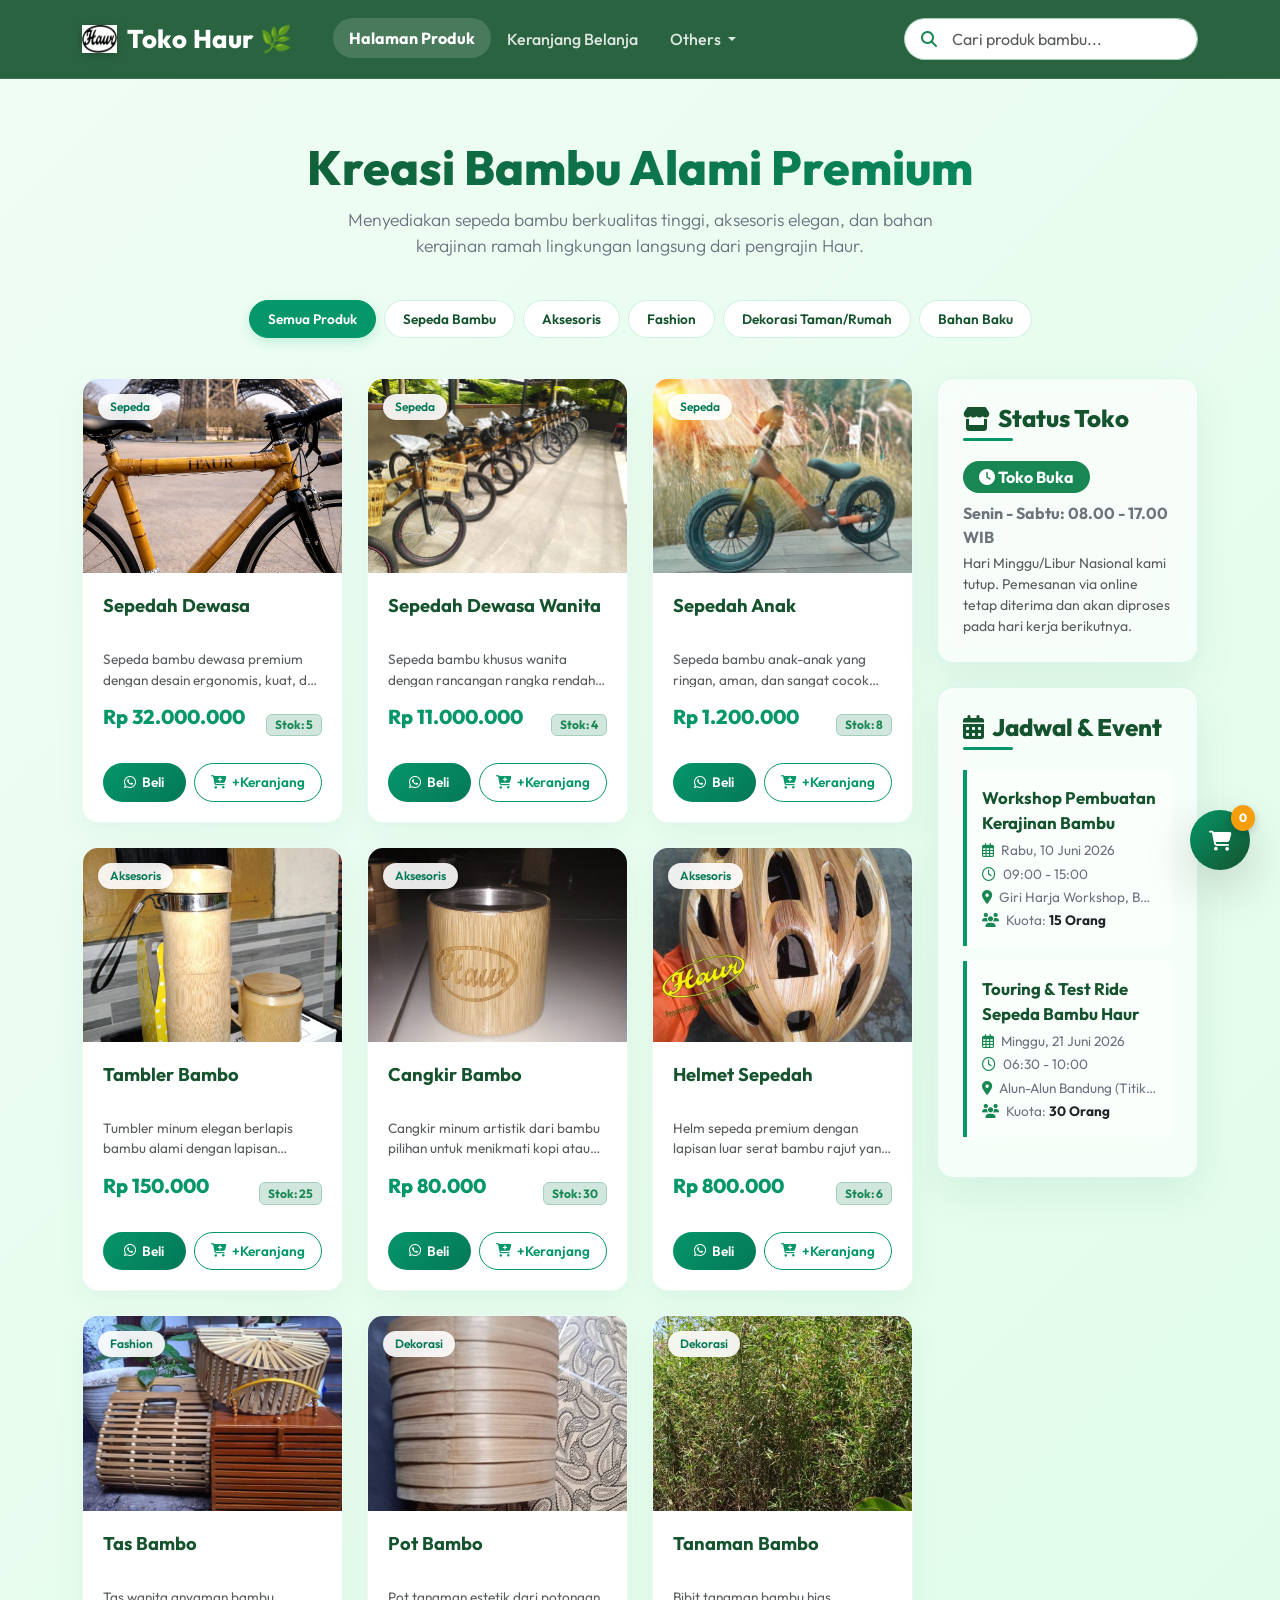
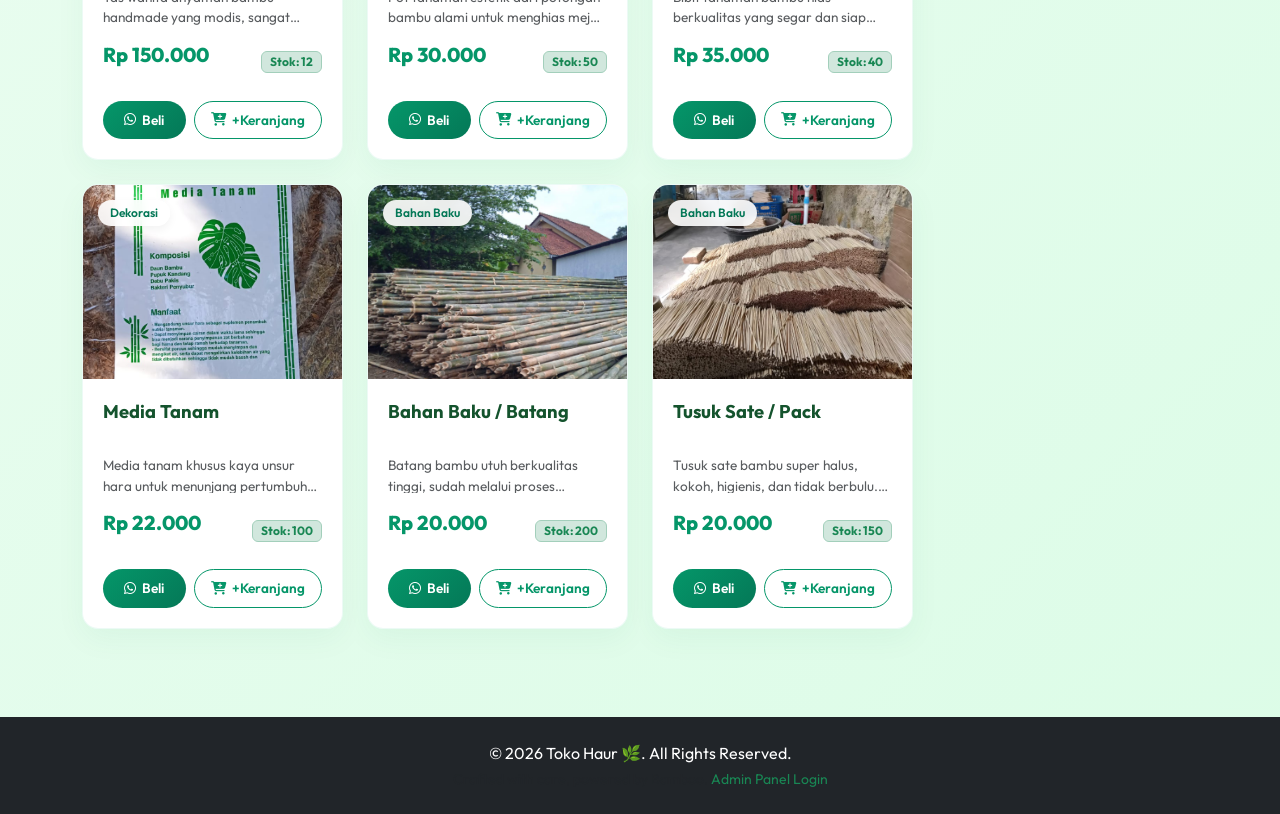
<file: index.html>
<!DOCTYPE html>
<html lang="en">
  <head>
    <meta charset="UTF-8" />
    <meta name="viewport" content="width=device-width, initial-scale=1.0" />
    <title>Toko Haur 🌿 - Produk Bambu Premium & Ramah Lingkungan</title>
    <meta name="description" content="Toko Haur menyediakan aneka produk bambu premium seperti sepeda bambu, aksesoris, kerajinan tangan, dan bibit bambu berkualitas tinggi." />

    <!-- Google Font -->
    <link rel="preconnect" href="https://fonts.googleapis.com" />
    <link rel="preconnect" href="https://fonts.gstatic.com" crossorigin />
    <link
      href="https://fonts.googleapis.com/css2?family=Outfit:wght@300;400;500;600;700;800&family=Roboto:wght@300;400;500;700&display=swap"
      rel="stylesheet"
    />

    <!-- Bootstrap CSS -->
    <link
      href="https://cdn.jsdelivr.net/npm/bootstrap@5.3.3/dist/css/bootstrap.min.css"
      rel="stylesheet"
    />

    <!-- Font Awesome Icons -->
    <link
      rel="stylesheet"
      href="https://cdnjs.cloudflare.com/ajax/libs/font-awesome/6.5.0/css/all.min.css"
    />

    <!-- CUSTOM STYLE PREMIUM -->
    <link rel="stylesheet" href="assets/css/style.css" />
  </head>

  <body>
    <!-- Header Start -->
    <nav class="navbar navbar-expand-lg navbar-dark">
      <div class="container">
        <a class="navbar-brand" href="index.html">
          <img
            src="assets/img/image.png"
            alt="Logo Haur"
            width="35"
            height="28"
            class="d-inline-block align-text-top"
          />
          <span>Toko Haur 🌿</span>
        </a>

        <button
          class="navbar-toggler border-0"
          type="button"
          data-bs-toggle="collapse"
          data-bs-target="#navbarSupportedContent"
          aria-controls="navbarSupportedContent"
          aria-expanded="false"
          aria-label="Toggle navigation"
        >
          <span class="navbar-toggler-icon"></span>
        </button>

        <div class="collapse navbar-collapse" id="navbarSupportedContent">
          <ul class="navbar-nav me-auto mb-2 mb-lg-0 ms-lg-4">
            <li class="nav-item">
              <a class="nav-link active fw-bold" href="index.html">Halaman Produk</a>
            </li>
            <li class="nav-item">
              <a class="nav-link" href="shop.html">Keranjang Belanja</a>
            </li>
            <li class="nav-item dropdown">
              <a class="nav-link dropdown-toggle" href="#" data-bs-toggle="dropdown" aria-expanded="false">
                Others
              </a>
              <ul class="dropdown-menu border-0 shadow-lg mt-2">
                <li>
                  <a class="dropdown-item" href="social.html"><i class="fab fa-instagram me-2 text-danger"></i>Social Media</a>
                </li>
                <li>
                  <a class="dropdown-item" href="contact.html"><i class="fas fa-envelope me-2 text-success"></i>Contact Me</a>
                </li>
                <li><hr class="dropdown-divider" /></li>
                <li>
                  <a class="dropdown-item fw-bold text-info" href="user.html"><i class="fas fa-user me-2 text-info"></i>Dashboard User</a>
                </li>
                <li>
                  <a class="dropdown-item fw-bold text-success" href="admin.html"><i class="fas fa-user-shield me-2 text-success"></i>Admin Dashboard</a>
                </li>
              </ul>
            </li>
          </ul>

          <form class="d-flex" role="search" id="search-form">
            <div class="input-group">
              <span class="input-group-text bg-white border-end-0 border-success-subtle rounded-start-pill px-3">
                <i class="fas fa-search text-success"></i>
              </span>
              <input
                class="form-control border-start-0 border-success-subtle rounded-end-pill py-2 px-3 ps-0"
                type="search"
                placeholder="Cari produk bambu..."
                id="search-input"
                aria-label="Search"
              />
            </div>
          </form>
        </div>
      </div>
    </nav>
    <!-- Header End -->

    <!-- Hero Section Start -->
    <header class="hero-section container animated-fade-in-up">
      <h1>Kreasi Bambu Alami Premium</h1>
      <p class="lead">Menyediakan sepeda bambu berkualitas tinggi, aksesoris elegan, dan bahan kerajinan ramah lingkungan langsung dari pengrajin Haur.</p>
    </header>
    <!-- Hero Section End -->

    <!-- Category Filter Start -->
    <div class="container mb-4 text-center animated-fade-in-up">
      <div class="d-flex flex-wrap justify-content-center gap-2" id="category-filters">
        <button class="category-filter-btn active" data-category="Semua">Semua Produk</button>
        <button class="category-filter-btn" data-category="Sepeda">Sepeda Bambu</button>
        <button class="category-filter-btn" data-category="Aksesoris">Aksesoris</button>
        <button class="category-filter-btn" data-category="Fashion">Fashion</button>
        <button class="category-filter-btn" data-category="Dekorasi">Dekorasi Taman/Rumah</button>
        <button class="category-filter-btn" data-category="Bahan Baku">Bahan Baku</button>
      </div>
    </div>
    <!-- Category Filter End -->

    <!-- Main Content Start -->
    <main class="container py-3">
      <div class="row">
        <!-- Products Column -->
        <div class="col-lg-9 order-2 order-lg-1">
          <div class="row animated-fade-in-up" id="product-container">
            <!-- Dinamis via JS -->
          </div>
        </div>

        <!-- Sidebar Column -->
        <div class="col-lg-3 order-1 order-lg-2 mb-4">
          <!-- Shop Status Widget -->
          <div class="glass-container animated-fade-in-up mb-4" id="shop-status-widget">
            <h4 class="section-title-premium"><i class="fas fa-store"></i> Status Toko</h4>
            <div id="shop-status-content" class="mt-3">
              <!-- Dinamis via JS -->
            </div>
          </div>

          <!-- Schedules Widget -->
          <div class="glass-container animated-fade-in-up" id="schedules-widget">
            <h4 class="section-title-premium"><i class="calendar-icon fas fa-calendar-alt"></i> Jadwal & Event</h4>
            <div id="schedules-content" class="mt-3">
              <!-- Dinamis via JS -->
            </div>
          </div>
        </div>
      </div>
    </main>
    <!-- Main End -->

    <!-- Floating Cart Badge -->
    <a href="shop.html" class="cart-floating-btn shadow-lg" id="cart-floating">
      <i class="fas fa-shopping-cart fa-lg"></i>
      <span class="cart-badge" id="cart-count">0</span>
    </a>

    <!-- Footer Start -->
    <footer class="bg-dark text-white py-4 mt-5">
      <div class="container text-center">
        <p class="mb-1">&copy; 2026 Toko Haur 🌿. All Rights Reserved.</p>
        <p class="small text-muted mb-0">Crafted with care, powered by Bamboo. <a href="admin.html" class="text-success text-decoration-none">Admin Panel Login</a></p>
      </div>
    </footer>
    <!-- Footer End -->

    <!-- Bootstrap Bundle JS -->
    <script src="https://cdn.jsdelivr.net/npm/bootstrap@5.3.3/dist/js/bootstrap.bundle.min.js"></script>

    <!-- DATABASE LOKAL (CRUD Helpers) -->
    <script src="assets/js/db.js"></script>

    <!-- SCRIPT UTAMA PENGGUNA -->
    <script src="assets/js/script.js"></script>
  </body>
</html>
</file>
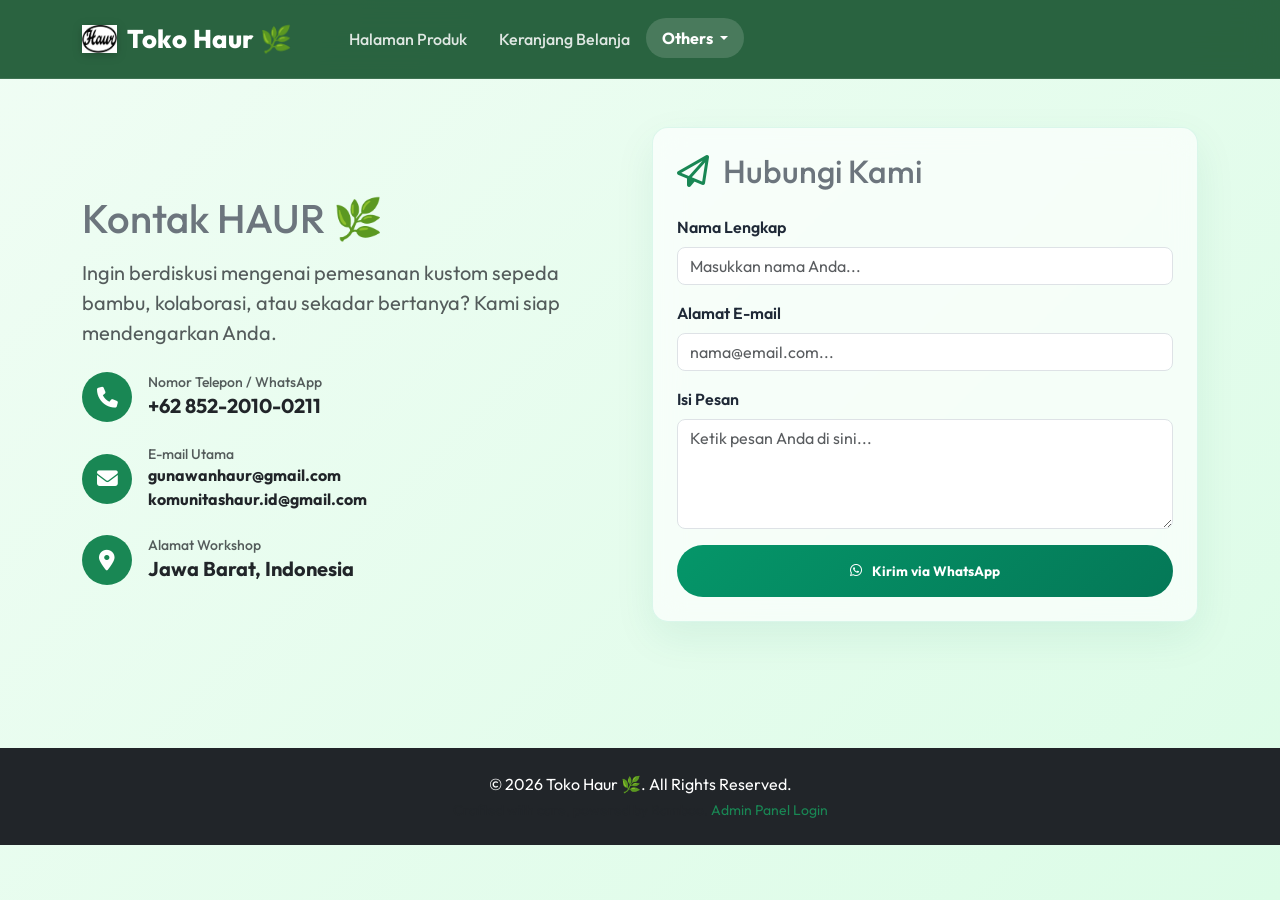
<file: contact.html>
<!DOCTYPE html>
<html lang="en">
  <head>
    <meta charset="UTF-8" />
    <meta name="viewport" content="width=device-width, initial-scale=1.0" />
    <title>Contact HAUR - Toko Haur 🌿</title>

    <!-- Google Font -->
    <link rel="preconnect" href="https://fonts.googleapis.com" />
    <link rel="preconnect" href="https://fonts.gstatic.com" crossorigin />
    <link
      href="https://fonts.googleapis.com/css2?family=Outfit:wght@300;400;500;600;700;800&family=Roboto:wght@300;400;500;700&display=swap"
      rel="stylesheet"
    />

    <!-- Bootstrap CSS -->
    <link
      href="https://cdn.jsdelivr.net/npm/bootstrap@5.3.3/dist/css/bootstrap.min.css"
      rel="stylesheet"
    />

    <!-- Font Awesome Icons -->
    <link
      rel="stylesheet"
      href="https://cdnjs.cloudflare.com/ajax/libs/font-awesome/6.5.0/css/all.min.css"
    />

    <!-- CUSTOM STYLE PREMIUM -->
    <link rel="stylesheet" href="assets/css/style.css" />
  </head>

  <body>
    <!-- Header Start -->
    <nav class="navbar navbar-expand-lg navbar-dark">
      <div class="container">
        <a class="navbar-brand" href="index.html">
          <img
            src="assets/img/image.png"
            alt="Logo Haur"
            width="35"
            height="28"
            class="d-inline-block align-text-top"
          />
          <span>Toko Haur 🌿</span>
        </a>

        <button
          class="navbar-toggler border-0"
          type="button"
          data-bs-toggle="collapse"
          data-bs-target="#navbarSupportedContent"
        >
          <span class="navbar-toggler-icon"></span>
        </button>

        <div class="collapse navbar-collapse" id="navbarSupportedContent">
          <ul class="navbar-nav me-auto mb-2 mb-lg-0 ms-lg-4">
            <li class="nav-item">
              <a class="nav-link" href="index.html">Halaman Produk</a>
            </li>
            <li class="nav-item">
              <a class="nav-link" href="shop.html">Keranjang Belanja</a>
            </li>
            <li class="nav-item dropdown">
              <a class="nav-link dropdown-toggle active fw-bold" href="#" data-bs-toggle="dropdown">
                Others
              </a>
              <ul class="dropdown-menu border-0 shadow-lg mt-2">
                <li>
                  <a class="dropdown-item" href="social.html"><i class="fab fa-instagram me-2 text-danger"></i>Social Media</a>
                </li>
                <li>
                  <a class="dropdown-item active bg-success" href="contact.html"><i class="fas fa-envelope me-2 text-white"></i>Contact Me</a>
                </li>
                <li><hr class="dropdown-divider" /></li>
                <li>
                  <a class="dropdown-item fw-bold text-success" href="admin.html"><i class="fas fa-user-shield me-2 text-success"></i>Admin Dashboard</a>
                </li>
              </ul>
            </li>
          </ul>
        </div>
      </div>
    </nav>
    <!-- Header End -->

    <!-- Main Start -->
    <main class="container py-5 animated-fade-in-up">
      <div class="row align-items-center">
        <!-- Contact Info Column -->
        <div class="col-md-6 mb-5 mb-md-0">
          <div class="pe-md-4">
            <h1 class="fw-800 text-secondary mb-3">Kontak HAUR 🌿</h1>
            <p class="text-muted fs-5 mb-4">Ingin berdiskusi mengenai pemesanan kustom sepeda bambu, kolaborasi, atau sekadar bertanya? Kami siap mendengarkan Anda.</p>
            
            <div class="d-flex align-items-center gap-3 mb-4">
              <div class="stat-icon bg-success text-white rounded-circle d-flex justify-content-center align-items-center" style="width: 50px; height: 50px; font-size: 1.3rem;">
                <i class="fas fa-phone"></i>
              </div>
              <div>
                <h6 class="text-muted mb-0 small">Nomor Telepon / WhatsApp</h6>
                <p class="fw-bold text-dark fs-5 mb-0">+62 852-2010-0211</p>
              </div>
            </div>

            <div class="d-flex align-items-center gap-3 mb-4">
              <div class="stat-icon bg-success text-white rounded-circle d-flex justify-content-center align-items-center" style="width: 50px; height: 50px; font-size: 1.3rem;">
                <i class="fas fa-envelope"></i>
              </div>
              <div>
                <h6 class="text-muted mb-0 small">E-mail Utama</h6>
                <p class="fw-bold text-dark fs-6 mb-0">gunawanhaur@gmail.com</p>
                <p class="fw-bold text-dark fs-6 mb-0">komunitashaur.id@gmail.com</p>
              </div>
            </div>

            <div class="d-flex align-items-center gap-3">
              <div class="stat-icon bg-success text-white rounded-circle d-flex justify-content-center align-items-center" style="width: 50px; height: 50px; font-size: 1.3rem;">
                <i class="fas fa-map-marker-alt"></i>
              </div>
              <div>
                <h6 class="text-muted mb-0 small">Alamat Workshop</h6>
                <p class="fw-bold text-dark fs-5 mb-0">Jawa Barat, Indonesia</p>
              </div>
            </div>
          </div>
        </div>

        <!-- Form Column -->
        <div class="col-md-6">
          <div class="glass-container p-4">
            <h2 class="fw-700 text-secondary mb-4"><i class="far fa-paper-plane text-success me-2"></i> Hubungi Kami</h2>
            
            <form id="contact-form">
              <div class="mb-3">
                <label for="contact-name" class="form-label fw-semibold">Nama Lengkap</label>
                <input type="text" class="form-control rounded-3" id="contact-name" placeholder="Masukkan nama Anda..." required />
              </div>

              <div class="mb-3">
                <label for="contact-email" class="form-label fw-semibold">Alamat E-mail</label>
                <input type="email" class="form-control rounded-3" id="contact-email" placeholder="nama@email.com..." required />
              </div>

              <div class="mb-3">
                <label for="contact-message" class="form-label fw-semibold">Isi Pesan</label>
                <textarea class="form-control rounded-3" id="contact-message" rows="4" placeholder="Ketik pesan Anda di sini..." required></textarea>
              </div>

              <button type="submit" class="btn btn-premium btn-premium-primary w-100 py-3 rounded-pill fw-bold">
                <i class="fab fa-whatsapp me-1"></i> Kirim via WhatsApp
              </button>
            </form>
          </div>
        </div>
      </div>
    </main>
    <!-- Main End -->

    <!-- Footer Start -->
    <footer class="bg-dark text-white py-4 mt-5">
      <div class="container text-center">
        <p class="mb-1">&copy; 2026 Toko Haur 🌿. All Rights Reserved.</p>
        <p class="small text-muted mb-0">Crafted with care, powered by Bamboo. <a href="admin.html" class="text-success text-decoration-none">Admin Panel Login</a></p>
      </div>
    </footer>
    <!-- Footer End -->

    <!-- Bootstrap Bundle JS -->
    <script src="https://cdn.jsdelivr.net/npm/bootstrap@5.3.3/dist/js/bootstrap.bundle.min.js"></script>
    
    <!-- Script Form WA -->
    <script>
      document.getElementById("contact-form").addEventListener("submit", function(e) {
        e.preventDefault();
        const nama = document.getElementById("contact-name").value.trim();
        const email = document.getElementById("contact-email").value.trim();
        const pesan = document.getElementById("contact-message").value.trim();
        
        let teks = `*Pesan Baru dari Hubungi Kami - Toko Haur* 🌿\n`;
        teks += `--------------------------------------------------\n`;
        teks += `👤 *Nama:* ${nama}\n`;
        teks += `✉️ *Email:* ${email}\n\n`;
        teks += `💬 *Pesan:*\n"${pesan}"\n`;
        teks += `--------------------------------------------------`;
        
        const url = `https://wa.me/6285220100211?text=${encodeURIComponent(teks)}`;
        window.open(url, "_blank");
      });
    </script>
  </body>
</html>
</file>
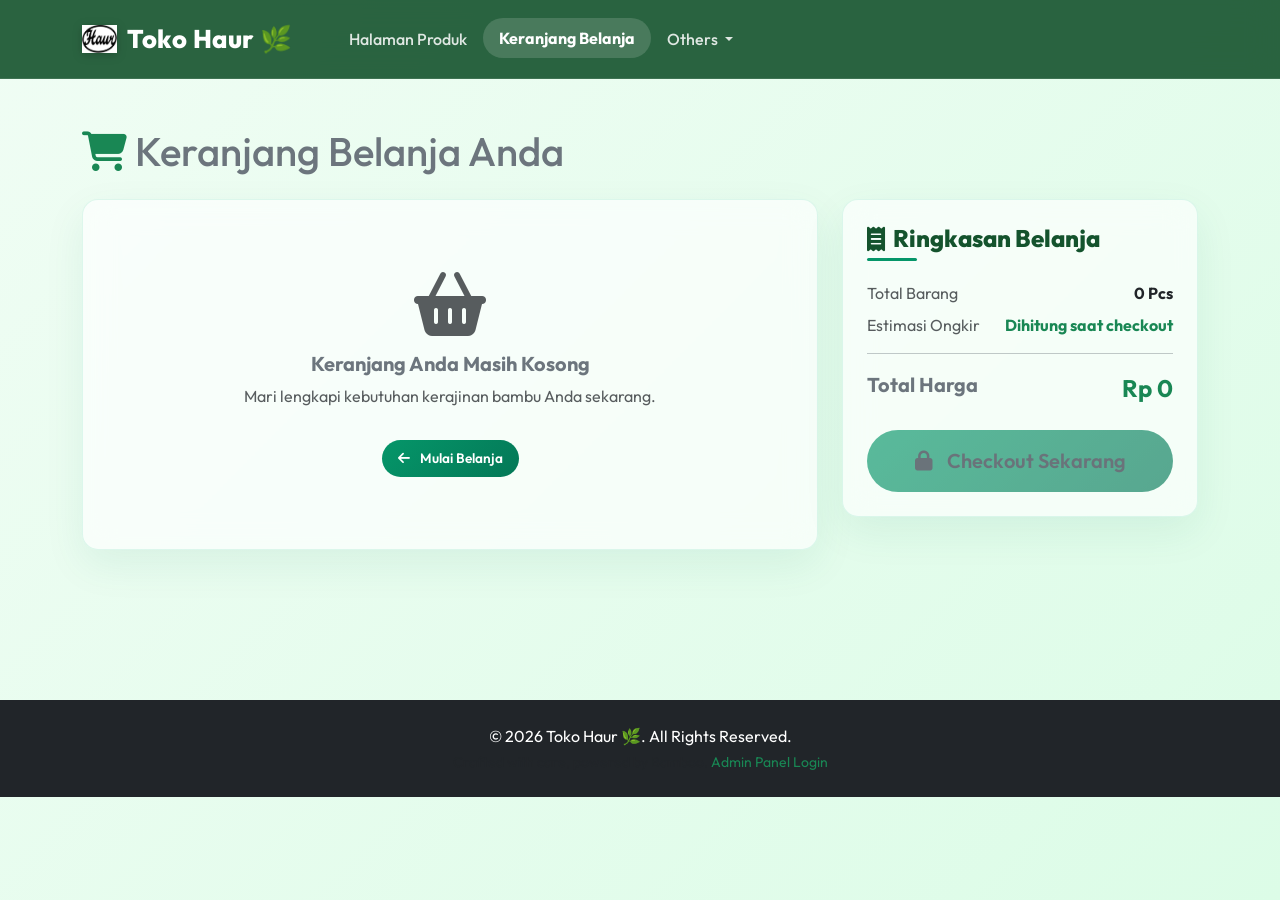
<file: shop.html>
<!DOCTYPE html>
<html lang="en">
  <head>
    <meta charset="UTF-8" />
    <meta name="viewport" content="width=device-width, initial-scale=1.0" />
    <title>Keranjang Belanja - Toko Haur 🌿</title>

    <!-- Google Font -->
    <link rel="preconnect" href="https://fonts.googleapis.com" />
    <link rel="preconnect" href="https://fonts.gstatic.com" crossorigin />
    <link
      href="https://fonts.googleapis.com/css2?family=Outfit:wght@300;400;500;600;700;800&family=Roboto:wght@300;400;500;700&display=swap"
      rel="stylesheet"
    />

    <!-- Bootstrap CSS -->
    <link
      href="https://cdn.jsdelivr.net/npm/bootstrap@5.3.3/dist/css/bootstrap.min.css"
      rel="stylesheet"
    />

    <!-- Font Awesome Icons -->
    <link
      rel="stylesheet"
      href="https://cdnjs.cloudflare.com/ajax/libs/font-awesome/6.5.0/css/all.min.css"
    />

    <!-- CUSTOM STYLE PREMIUM -->
    <link rel="stylesheet" href="assets/css/style.css" />
  </head>

  <body>
    <!-- Header Start -->
    <nav class="navbar navbar-expand-lg navbar-dark">
      <div class="container">
        <a class="navbar-brand" href="index.html">
          <img
            src="assets/img/image.png"
            alt="Logo Haur"
            width="35"
            height="28"
            class="d-inline-block align-text-top"
          />
          <span>Toko Haur 🌿</span>
        </a>

        <button
          class="navbar-toggler border-0"
          type="button"
          data-bs-toggle="collapse"
          data-bs-target="#navbarSupportedContent"
        >
          <span class="navbar-toggler-icon"></span>
        </button>

        <div class="collapse navbar-collapse" id="navbarSupportedContent">
          <ul class="navbar-nav me-auto mb-2 mb-lg-0 ms-lg-4">
            <li class="nav-item">
              <a class="nav-link" href="index.html">Halaman Produk</a>
            </li>
            <li class="nav-item">
              <a class="nav-link active fw-bold" href="shop.html">Keranjang Belanja</a>
            </li>
            <li class="nav-item dropdown">
              <a class="nav-link dropdown-toggle" href="#" data-bs-toggle="dropdown">
                Others
              </a>
              <ul class="dropdown-menu border-0 shadow-lg mt-2">
                <li>
                  <a class="dropdown-item" href="social.html"><i class="fab fa-instagram me-2 text-danger"></i>Social Media</a>
                </li>
                <li>
                  <a class="dropdown-item" href="contact.html"><i class="fas fa-envelope me-2 text-success"></i>Contact Me</a>
                </li>
                <li><hr class="dropdown-divider" /></li>
                <li>
                  <a class="dropdown-item fw-bold text-info" href="user.html"><i class="fas fa-user me-2 text-info"></i>Dashboard User</a>
                </li>
                <li>
                  <a class="dropdown-item fw-bold text-success" href="admin.html"><i class="fas fa-user-shield me-2 text-success"></i>Admin Dashboard</a>
                </li>
              </ul>
            </li>
          </ul>
        </div>
      </div>
    </nav>
    <!-- Header End -->

    <!-- Main Start -->
    <main class="container py-5 animated-fade-in-up">
      <h1 class="fw-800 text-secondary mb-4"><i class="fas fa-shopping-cart text-success"></i> Keranjang Belanja Anda</h1>

      <div class="row">
        <!-- Cart Items List -->
        <div class="col-lg-8 mb-4">
          <div class="glass-container p-4" id="keranjang-container">
            <!-- Dinamis via JS -->
          </div>
        </div>

        <!-- Summary & Checkout Card -->
        <div class="col-lg-4">
          <div class="glass-container p-4" id="summary-container">
            <h4 class="section-title-premium"><i class="fas fa-receipt"></i> Ringkasan Belanja</h4>
            <div class="d-flex justify-content-between mb-2">
              <span class="text-muted">Total Barang</span>
              <span class="fw-bold text-dark" id="summary-total-qty">0 Pcs</span>
            </div>
            <div class="d-flex justify-content-between mb-3">
              <span class="text-muted">Estimasi Ongkir</span>
              <span class="text-success fw-bold">Dihitung saat checkout</span>
            </div>
            <hr />
            <div class="d-flex justify-content-between mb-4">
              <span class="fs-5 fw-bold text-secondary">Total Harga</span>
              <span class="fs-4 fw-bold text-success" id="summary-total-price">Rp 0</span>
            </div>
            <button class="btn btn-premium btn-premium-primary w-100 py-3 fs-5" id="checkout-btn" disabled>
              <i class="fas fa-lock me-2"></i> Checkout Sekarang
            </button>
          </div>
        </div>
      </div>
    </main>
    <!-- Main End -->

    <!-- Checkout Modal Start -->
    <div class="modal fade" id="checkoutModal" tabindex="-1" aria-labelledby="checkoutModalLabel" aria-hidden="true">
      <div class="modal-dialog modal-dialog-centered">
        <div class="modal-content modal-content-glass">
          <div class="modal-header modal-header-glass">
            <h5 class="modal-title fw-bold" id="checkoutModalLabel"><i class="fas fa-shipping-fast text-success"></i> Formulir Pengiriman Pesanan</h5>
            <button type="button" class="btn-close" data-bs-dismiss="modal" aria-label="Close"></button>
          </div>
          <form id="checkout-form">
            <div class="modal-body p-4">
              <div class="mb-3">
                <label for="customerName" class="form-label fw-semibold">Nama Lengkap</label>
                <input type="text" class="form-control rounded-3" id="customerName" placeholder="Masukkan nama lengkap Anda..." required />
              </div>
              <div class="mb-3">
                <label for="customerPhone" class="form-label fw-semibold">Nomor WhatsApp</label>
                <div class="input-group">
                  <span class="input-group-text bg-white text-muted">+62</span>
                  <input type="tel" class="form-control rounded-3" id="customerPhone" placeholder="812345678..." required />
                </div>
                <div class="form-text text-muted">Pastikan nomor aktif untuk konfirmasi kurir & pembayaran.</div>
              </div>
              <div class="mb-3">
                <label for="customerAddress" class="form-label fw-semibold">Alamat Lengkap Pengiriman</label>
                <textarea class="form-control rounded-3" id="customerAddress" rows="3" placeholder="Nama Jalan, RT/RW, Desa/Kelurahan, Kecamatan, Kabupaten/Kota, Provinsi, Kode Pos..." required></textarea>
              </div>
              <div class="row">
                <div class="col-md-6 mb-3">
                  <label for="shippingCourier" class="form-label fw-semibold">Kurir Pengiriman</label>
                  <select class="form-select rounded-3" id="shippingCourier" required>
                    <option value="" disabled selected>Pilih Kurir...</option>
                    <option value="J&T Express">J&T Express</option>
                    <option value="JNE Express">JNE Express</option>
                    <option value="Sicepat">Sicepat Express</option>
                    <option value="POS Indonesia">POS Indonesia</option>
                    <option value="Ambil di Toko Haur">Ambil Sendiri di Toko</option>
                  </select>
                </div>
                <div class="col-md-6 mb-3">
                  <label for="paymentMethod" class="form-label fw-semibold">Metode Pembayaran</label>
                  <select class="form-select rounded-3" id="paymentMethod" required>
                    <option value="" disabled selected>Pilih Metode...</option>
                    <option value="Transfer Bank BCA">Transfer Bank BCA</option>
                    <option value="Transfer Bank Mandiri">Transfer Bank Mandiri</option>
                    <option value="E-Wallet DANA/OVO">E-Wallet DANA/OVO</option>
                    <option value="COD (Bayar di Tempat)">COD (Bayar di Tempat)</option>
                  </select>
                </div>
              </div>
            </div>
            <div class="modal-footer modal-footer-glass">
              <button type="button" class="btn btn-secondary rounded-pill px-4" data-bs-dismiss="modal">Batal</button>
              <button type="submit" class="btn btn-premium btn-premium-primary rounded-pill px-4" id="submit-checkout-btn">
                <i class="fab fa-whatsapp me-1"></i> Kirim Pesanan via WA
              </button>
            </div>
          </form>
        </div>
      </div>
    </div>
    <!-- Checkout Modal End -->

    <!-- Footer Start -->
    <footer class="bg-dark text-white py-4 mt-5">
      <div class="container text-center">
        <p class="mb-1">&copy; 2026 Toko Haur 🌿. All Rights Reserved.</p>
        <p class="small text-muted mb-0">Crafted with care, powered by Bamboo. <a href="admin.html" class="text-success text-decoration-none">Admin Panel Login</a></p>
      </div>
    </footer>
    <!-- Footer End -->

    <!-- Bootstrap Bundle JS -->
    <script src="https://cdn.jsdelivr.net/npm/bootstrap@5.3.3/dist/js/bootstrap.bundle.min.js"></script>

    <!-- DATABASE LOKAL (Untuk Menyimpan Pesanan Masuk) -->
    <script src="assets/js/db.js"></script>

    <!-- Logika Keranjang & Checkout -->
    <script>
      document.addEventListener("DOMContentLoaded", () => {
        const keranjangContainer = document.getElementById("keranjang-container");
        const summaryTotalQty = document.getElementById("summary-total-qty");
        const summaryTotalPrice = document.getElementById("summary-total-price");
        const checkoutBtn = document.getElementById("checkout-btn");
        const checkoutForm = document.getElementById("checkout-form");
        
        let checkoutModal = null;
        if (typeof bootstrap !== "undefined") {
          checkoutModal = new bootstrap.Modal(document.getElementById("checkoutModal"));
        }

        // Cek URL params untuk auto-open checkout setelah redirect login
        const urlParams = new URLSearchParams(window.location.search);
        if(urlParams.get('action') === 'checkout') {
          setTimeout(() => {
            if(checkoutModal) {
              const activeUser = JSON.parse(sessionStorage.getItem("haur_active_user"));
              if (activeUser) {
                const profile = activeUser.profile || {};
                document.getElementById("customerName").value = profile.nama || activeUser.username || activeUser.email || "";
                document.getElementById("customerPhone").value = profile.phone || "";
                document.getElementById("customerAddress").value = profile.address || "";
              }
              checkoutModal.show();
            }
          }, 500);
        }

        // Tampilkan keranjang belanja
        function renderCart() {
          const keranjang = JSON.parse(localStorage.getItem("keranjang")) || [];
          keranjangContainer.innerHTML = "";

          if (keranjang.length === 0) {
            keranjangContainer.innerHTML = `
              <div class="text-center py-5">
                <i class="fas fa-shopping-basket fa-4x text-muted mb-3"></i>
                <h5 class="text-secondary fw-bold">Keranjang Anda Masih Kosong</h5>
                <p class="text-muted">Mari lengkapi kebutuhan kerajinan bambu Anda sekarang.</p>
                <a href="index.html" class="btn btn-premium btn-premium-primary mt-3"><i class="fas fa-arrow-left me-1"></i> Mulai Belanja</a>
              </div>
            `;
            summaryTotalQty.innerText = "0 Pcs";
            summaryTotalPrice.innerText = "Rp 0";
            checkoutBtn.disabled = true;
            return;
          }

          let totalHarga = 0;
          let totalQty = 0;

          keranjang.forEach((item, index) => {
            const itemQty = item.qty || 1;
            const itemPrice = parseInt(item.harga);
            const subtotal = itemPrice * itemQty;
            totalHarga += subtotal;
            totalQty += itemQty;

            // Dapatkan gambar
            let imgUrl = "assets/img/image.png";
            if (item.gambar) {
              if (item.gambar.startsWith("data:image") || item.gambar.startsWith("http")) {
                imgUrl = item.gambar;
              } else {
                imgUrl = `assets/img/${item.gambar}`;
              }
            }

            const itemRow = document.createElement("div");
            itemRow.classList.add("card", "mb-3", "border-0", "shadow-sm", "overflow-hidden");
            itemRow.innerHTML = `
              <div class="card-body p-3">
                <div class="row align-items-center">
                  <!-- Image -->
                  <div class="col-3 col-md-2 text-center">
                    <img src="${imgUrl}" alt="${item.nama}" class="rounded-3 img-fluid border" style="max-height: 80px; object-fit: cover;" onerror="this.src='assets/img/image.png';" />
                  </div>
                  <!-- Details -->
                  <div class="col-9 col-md-5">
                    <h5 class="card-title fw-bold text-secondary mb-1">${item.nama}</h5>
                    <p class="card-text text-emerald fw-bold mb-0">Rp ${itemPrice.toLocaleString("id-ID")}</p>
                  </div>
                  <!-- Quantity Controls -->
                  <div class="col-6 col-md-3 mt-3 mt-md-0 d-flex align-items-center">
                    <div class="input-group input-group-sm" style="max-width: 110px;">
                      <button class="btn btn-outline-success border-success-subtle rounded-start-pill qty-minus" data-index="${index}"><i class="fas fa-minus"></i></button>
                      <input type="text" class="form-control text-center border-success-subtle bg-white fw-bold" value="${itemQty}" readonly />
                      <button class="btn btn-outline-success border-success-subtle rounded-end-pill qty-plus" data-index="${index}"><i class="fas fa-plus"></i></button>
                    </div>
                  </div>
                  <!-- Subtotal & Actions -->
                  <div class="col-6 col-md-2 mt-3 mt-md-0 text-end">
                    <span class="d-block fw-extrabold text-success fs-6 mb-1">Rp ${subtotal.toLocaleString("id-ID")}</span>
                    <button class="btn btn-link text-danger p-0 text-decoration-none remove-item" data-index="${index}">
                      <i class="far fa-trash-alt me-1"></i> Hapus
                    </button>
                  </div>
                </div>
              </div>
            `;
            keranjangContainer.appendChild(itemRow);
          });

          summaryTotalQty.innerText = `${totalQty} Pcs`;
          summaryTotalPrice.innerText = `Rp ${totalHarga.toLocaleString("id-ID")}`;
          checkoutBtn.disabled = false;

          // Event Listener untuk Tombol Qty dan Hapus
          document.querySelectorAll(".qty-minus").forEach(btn => {
            btn.addEventListener("click", (e) => {
              const idx = e.currentTarget.getAttribute("data-index");
              changeQty(idx, -1);
            });
          });

          document.querySelectorAll(".qty-plus").forEach(btn => {
            btn.addEventListener("click", (e) => {
              const idx = e.currentTarget.getAttribute("data-index");
              changeQty(idx, 1);
            });
          });

          document.querySelectorAll(".remove-item").forEach(btn => {
            btn.addEventListener("click", (e) => {
              const idx = e.currentTarget.getAttribute("data-index");
              removeItem(idx);
            });
          });
        }

        // Jalankan render cart
        renderCart();

        // Fungsi Edit Qty
        function changeQty(index, delta) {
          let keranjang = JSON.parse(localStorage.getItem("keranjang")) || [];
          let currentQty = keranjang[index].qty || 1;
          
          currentQty += delta;
          if (currentQty < 1) currentQty = 1;
          
          keranjang[index].qty = currentQty;
          localStorage.setItem("keranjang", JSON.stringify(keranjang));
          renderCart();
        }

        // Fungsi Hapus Item
        function removeItem(index) {
          let keranjang = JSON.parse(localStorage.getItem("keranjang")) || [];
          const nama = keranjang[index].nama;
          
          if (confirm(`Apakah Anda yakin ingin menghapus ${nama} dari keranjang?`)) {
            keranjang.splice(index, 1);
            localStorage.setItem("keranjang", JSON.stringify(keranjang));
            renderCart();
          }
        }

        // Event Listener untuk Checkout Button
        checkoutBtn.addEventListener("click", () => {
          const activeUser = JSON.parse(sessionStorage.getItem("haur_active_user"));
          if (activeUser) {
             const profile = activeUser.profile || {};
             document.getElementById("customerName").value = profile.nama || activeUser.username || activeUser.email || "";
             document.getElementById("customerPhone").value = profile.phone || "";
             document.getElementById("customerAddress").value = profile.address || "";
             if (checkoutModal) checkoutModal.show();
          } else {
             if (confirm("Anda belum login.\n\nKlik OK untuk Login (disarankan).\nKlik Cancel untuk lanjut sebagai Guest.")) {
               window.location.href = "user.html?redirect=checkout";
             } else {
               document.getElementById("customerName").value = "";
               document.getElementById("customerPhone").value = "";
               document.getElementById("customerAddress").value = "";
               if (checkoutModal) checkoutModal.show();
             }
          }
        });

        // Event Listener Form Checkout
        checkoutForm.addEventListener("submit", (event) => {
          event.preventDefault();

          const name = document.getElementById("customerName").value.trim();
          let phone = document.getElementById("customerPhone").value.trim();
          const address = document.getElementById("customerAddress").value.trim();
          const courier = document.getElementById("shippingCourier").value;
          const payment = document.getElementById("paymentMethod").value;

          // Normalisasi nomor telepon ke format internasional (misal 628123...)
          if (phone.startsWith("0")) {
            phone = "62" + phone.slice(1);
          } else if (!phone.startsWith("62")) {
            phone = "62" + phone;
          }

          const keranjang = JSON.parse(localStorage.getItem("keranjang")) || [];
          if (keranjang.length === 0) return;

          let totalHarga = 0;
          let itemsList = [];
          
          keranjang.forEach(item => {
            const qty = item.qty || 1;
            const price = parseInt(item.harga);
            const subtotal = price * qty;
            totalHarga += subtotal;

            itemsList.push({
              nama: item.nama,
              harga: item.harga,
              qty: qty
            });
          });

          const orderData = {
            namaPelanggan: name,
            whatsapp: phone,
            alamat: address,
            kurir: courier,
            metodePembayaran: payment,
            items: itemsList,
            total: totalHarga
          };

          // 1. Simpan pesanan ke Database Lokal (localStorage via db.js)
          let savedOrder = null;
          if (typeof addOrder === "function") {
            savedOrder = addOrder(orderData);
          }

          const orderId = savedOrder ? savedOrder.id : "ORD-" + Date.now().toString().slice(-6);

          // 2. Susun template pesan WhatsApp yang premium, rapi, dan menakjubkan!
          let pesanWA = `*Formulir Pemesanan Toko Haur* 🌿\n`;
          pesanWA += `--------------------------------------------------\n`;
          pesanWA += `*No. Invoice:* _${orderId}_\n`;
          pesanWA += `*Tanggal:* _${new Date().toLocaleDateString('id-ID', { day: 'numeric', month: 'long', year: 'numeric' })}_\n\n`;
          
          pesanWA += `*DATA PEMBELI:*\n`;
          pesanWA += `👤 *Nama:* ${name}\n`;
          pesanWA += `📞 *WhatsApp:* +${phone}\n`;
          pesanWA += `📍 *Alamat:* ${address}\n`;
          pesanWA += `🚚 *Kurir:* ${courier}\n`;
          pesanWA += `💳 *Metode Bayar:* ${payment}\n\n`;
          
          pesanWA += `*DAFTAR PESANAN:*\n`;
          
          keranjang.forEach((item, index) => {
            const qty = item.qty || 1;
            const price = parseInt(item.harga);
            const subtotal = price * qty;
            pesanWA += `${index + 1}. *${item.nama}*\n`;
            pesanWA += `    _Qty: ${qty} x Rp ${price.toLocaleString()} = Rp ${subtotal.toLocaleString()}_\n`;
          });
          
          pesanWA += `\n--------------------------------------------------\n`;
          pesanWA += `💰 *TOTAL BAYAR: Rp ${totalHarga.toLocaleString("id-ID")}*\n`;
          pesanWA += `--------------------------------------------------\n\n`;
          pesanWA += `*Catatan Penjual:*\n`;
          pesanWA += `_Halo Kak Gunawan, saya telah mengisi formulir checkout ini. Harap konfirmasi pesanan dan nomor rekening untuk transfer pembayaran! Terima kasih_ 🌿`;

          // 3. Arahkan ke WhatsApp
          const waUrl = `https://wa.me/6285220100211?text=${encodeURIComponent(pesanWA)}`;
          
          // 4. Kosongkan Keranjang
          localStorage.removeItem("keranjang");

          // 5. Sembunyikan Modal & Berikan Alert
          if (checkoutModal) {
            checkoutModal.hide();
          }

          alert(`🎉 Pesanan ${orderId} berhasil diproses!\nSistem akan mengarahkan Anda ke WhatsApp Toko Haur untuk menyelesaikan pembayaran.`);
          
          // 6. Redirect ke WA
          window.open(waUrl, "_blank");

          // 7. Reload page untuk update cart kosong
          window.location.href = "index.html";
        });
      });
    </script>
  </body>
</html>
</file>
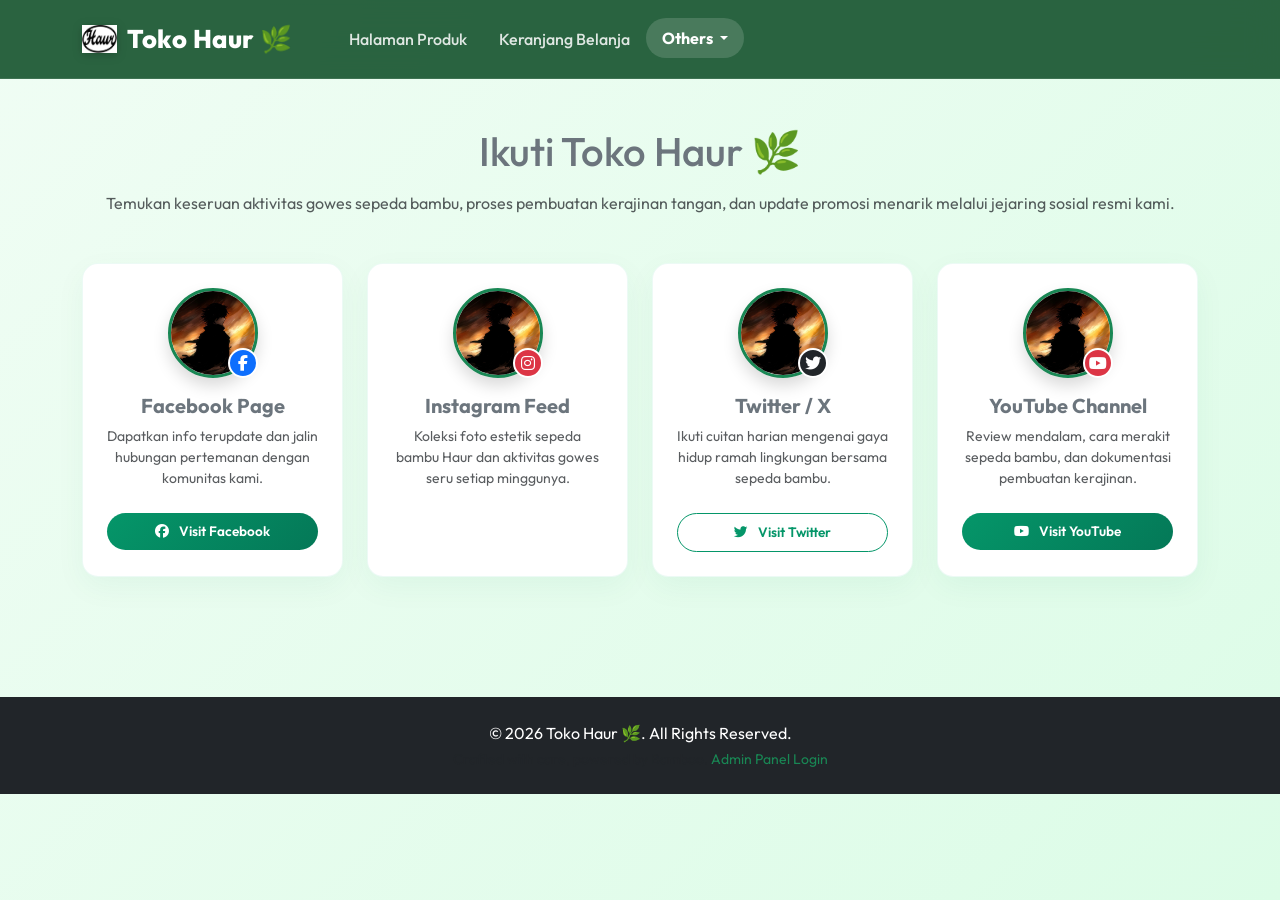
<file: social.html>
<!DOCTYPE html>
<html lang="en">
  <head>
    <meta charset="UTF-8" />
    <meta name="viewport" content="width=device-width, initial-scale=1.0" />
    <title>My Social Media - Toko Haur 🌿</title>

    <!-- Google Font -->
    <link rel="preconnect" href="https://fonts.googleapis.com" />
    <link rel="preconnect" href="https://fonts.gstatic.com" crossorigin />
    <link
      href="https://fonts.googleapis.com/css2?family=Outfit:wght@300;400;500;600;700;800&family=Roboto:wght@300;400;500;700&display=swap"
      rel="stylesheet"
    />

    <!-- Bootstrap CSS -->
    <link
      href="https://cdn.jsdelivr.net/npm/bootstrap@5.3.3/dist/css/bootstrap.min.css"
      rel="stylesheet"
    />

    <!-- Font Awesome Icons -->
    <link
      rel="stylesheet"
      href="https://cdnjs.cloudflare.com/ajax/libs/font-awesome/6.5.0/css/all.min.css"
    />

    <!-- CUSTOM STYLE PREMIUM -->
    <link rel="stylesheet" href="assets/css/style.css" />
  </head>

  <body>
    <!-- Header Start -->
    <nav class="navbar navbar-expand-lg navbar-dark">
      <div class="container">
        <a class="navbar-brand" href="index.html">
          <img
            src="assets/img/image.png"
            alt="Logo Haur"
            width="35"
            height="28"
            class="d-inline-block align-text-top"
          />
          <span>Toko Haur 🌿</span>
        </a>

        <button
          class="navbar-toggler border-0"
          type="button"
          data-bs-toggle="collapse"
          data-bs-target="#navbarSupportedContent"
        >
          <span class="navbar-toggler-icon"></span>
        </button>

        <div class="collapse navbar-collapse" id="navbarSupportedContent">
          <ul class="navbar-nav me-auto mb-2 mb-lg-0 ms-lg-4">
            <li class="nav-item">
              <a class="nav-link" href="index.html">Halaman Produk</a>
            </li>
            <li class="nav-item">
              <a class="nav-link" href="shop.html">Keranjang Belanja</a>
            </li>
            <li class="nav-item dropdown">
              <a class="nav-link dropdown-toggle active fw-bold" href="#" data-bs-toggle="dropdown">
                Others
              </a>
              <ul class="dropdown-menu border-0 shadow-lg mt-2">
                <li>
                  <a class="dropdown-item active bg-success" href="social.html"><i class="fab fa-instagram me-2 text-white"></i>Social Media</a>
                </li>
                <li>
                  <a class="dropdown-item" href="contact.html"><i class="fas fa-envelope me-2 text-success"></i>Contact Me</a>
                </li>
                <li><hr class="dropdown-divider" /></li>
                <li>
                  <a class="dropdown-item fw-bold text-success" href="admin.html"><i class="fas fa-user-shield me-2 text-success"></i>Admin Dashboard</a>
                </li>
              </ul>
            </li>
          </ul>
        </div>
      </div>
    </nav>
    <!-- Header End -->

    <!-- Main Start -->
    <main class="container py-5 animated-fade-in-up">
      <h1 class="text-center fw-800 text-secondary mb-3">Ikuti Toko Haur 🌿</h1>
      <p class="text-center text-muted max-width-600 mx-auto mb-5">Temukan keseruan aktivitas gowes sepeda bambu, proses pembuatan kerajinan tangan, dan update promosi menarik melalui jejaring sosial resmi kami.</p>

      <div class="row justify-content-center">
        <!-- Facebook -->
        <div class="col-sm-12 col-md-6 col-lg-3 mb-4">
          <div class="product-card text-center p-4">
            <div class="d-flex justify-content-center mb-3">
              <div class="profile-img-container" style="position: relative;">
                <img src="assets/img/profile.jpg" class="rounded-circle border border-3 border-success shadow" style="width: 90px; height: 90px; object-fit: cover;" onerror="this.src='assets/img/image.png';" />
                <span class="position-absolute bottom-0 end-0 bg-primary text-white rounded-circle d-flex justify-content-center align-items-center" style="width: 30px; height: 30px; border: 2px solid white;"><i class="fab fa-facebook-f"></i></span>
              </div>
            </div>
            <h5 class="fw-bold text-secondary mb-2">Facebook Page</h5>
            <p class="small text-muted mb-4">Dapatkan info terupdate dan jalin hubungan pertemanan dengan komunitas kami.</p>
            <a href="https://facebook.com" target="_blank" class="btn btn-premium btn-premium-primary w-100 py-2">
              <i class="fab fa-facebook me-1"></i> Visit Facebook
            </a>
          </div>
        </div>

        <!-- Instagram -->
        <div class="col-sm-12 col-md-6 col-lg-3 mb-4">
          <div class="product-card text-center p-4">
            <div class="d-flex justify-content-center mb-3">
              <div class="profile-img-container" style="position: relative;">
                <img src="assets/img/profile.jpg" class="rounded-circle border border-3 border-success shadow" style="width: 90px; height: 90px; object-fit: cover;" onerror="this.src='assets/img/image.png';" />
                <span class="position-absolute bottom-0 end-0 bg-danger text-white rounded-circle d-flex justify-content-center align-items-center" style="width: 30px; height: 30px; border: 2px solid white;"><i class="fab fa-instagram"></i></span>
              </div>
            </div>
            <h5 class="fw-bold text-secondary mb-2">Instagram Feed</h5>
            <p class="small text-muted mb-4">Koleksi foto estetik sepeda bambu Haur dan aktivitas gowes seru setiap minggunya.</p>
            <a href="https://www.instagram.com/sepedabambuhaur?utm_source=ig_web_button_share_sheet&igsh=ZDNlZDc0MzIxNw==" target="_blank" class="btn btn-premium btn-premium-primary w-100 py-2 bg-gradient" style="background: linear-gradient(45deg, #f09433 0%, #e6683c 25%, #dc2743 50%, #cc2366 75%, #bc1888 100%); border: none;">
              <i class="fab fa-instagram me-1"></i> Visit Instagram
            </a>
          </div>
        </div>

        <!-- Twitter / X -->
        <div class="col-sm-12 col-md-6 col-lg-3 mb-4">
          <div class="product-card text-center p-4">
            <div class="d-flex justify-content-center mb-3">
              <div class="profile-img-container" style="position: relative;">
                <img src="assets/img/profile.jpg" class="rounded-circle border border-3 border-success shadow" style="width: 90px; height: 90px; object-fit: cover;" onerror="this.src='assets/img/image.png';" />
                <span class="position-absolute bottom-0 end-0 bg-dark text-white rounded-circle d-flex justify-content-center align-items-center" style="width: 30px; height: 30px; border: 2px solid white;"><i class="fab fa-twitter"></i></span>
              </div>
            </div>
            <h5 class="fw-bold text-secondary mb-2">Twitter / X</h5>
            <p class="small text-muted mb-4">Ikuti cuitan harian mengenai gaya hidup ramah lingkungan bersama sepeda bambu.</p>
            <a href="https://twitter.com" target="_blank" class="btn btn-premium btn-premium-secondary w-100 py-2">
              <i class="fab fa-twitter me-1"></i> Visit Twitter
            </a>
          </div>
        </div>

        <!-- YouTube -->
        <div class="col-sm-12 col-md-6 col-lg-3 mb-4">
          <div class="product-card text-center p-4">
            <div class="d-flex justify-content-center mb-3">
              <div class="profile-img-container" style="position: relative;">
                <img src="assets/img/profile.jpg" class="rounded-circle border border-3 border-success shadow" style="width: 90px; height: 90px; object-fit: cover;" onerror="this.src='assets/img/image.png';" />
                <span class="position-absolute bottom-0 end-0 bg-danger text-white rounded-circle d-flex justify-content-center align-items-center" style="width: 30px; height: 30px; border: 2px solid white;"><i class="fab fa-youtube"></i></span>
              </div>
            </div>
            <h5 class="fw-bold text-secondary mb-2">YouTube Channel</h5>
            <p class="small text-muted mb-4">Review mendalam, cara merakit sepeda bambu, dan dokumentasi pembuatan kerajinan.</p>
            <a href="http://www.youtube.com/@sangBEGAWANBAMBU" target="_blank" class="btn btn-premium btn-premium-primary w-100 py-2 bg-danger" style="border: none;">
              <i class="fab fa-youtube me-1"></i> Visit YouTube
            </a>
          </div>
        </div>
      </div>
    </main>
    <!-- Main End -->

    <!-- Footer Start -->
    <footer class="bg-dark text-white py-4 mt-5">
      <div class="container text-center">
        <p class="mb-1">&copy; 2026 Toko Haur 🌿. All Rights Reserved.</p>
        <p class="small text-muted mb-0">Crafted with care, powered by Bamboo. <a href="admin.html" class="text-success text-decoration-none">Admin Panel Login</a></p>
      </div>
    </footer>
    <!-- Footer End -->

    <!-- Bootstrap Bundle JS -->
    <script src="https://cdn.jsdelivr.net/npm/bootstrap@5.3.3/dist/js/bootstrap.bundle.min.js"></script>
  </body>
</html>
</file>
<file: assets/css/style.css>
/* STYLE PREMIUM TOKO HAUR 🌿 */
@import url('https://fonts.googleapis.com/css2?family=Outfit:wght@300;400;500;600;700;800&display=swap');

:root {
  --primary-color: #059669; /* Emerald Green */
  --primary-dark: #047857;
  --primary-light: #34d399;
  --secondary-color: #14532d; /* Forest Green */
  --accent-color: #f59e0b; /* Amber Gold */
  --bg-gradient: linear-gradient(135deg, #f0fdf4 0%, #dcfce7 100%);
  --white: #ffffff;
  --dark-text: #1f2937;
  --light-text: #6b7280;
  --border-radius-sm: 8px;
  --border-radius-md: 16px;
  --border-radius-lg: 24px;
  --transition-smooth: all 0.4s cubic-bezier(0.16, 1, 0.3, 1);
  --box-shadow-soft: 0 10px 30px rgba(4, 120, 87, 0.05);
  --box-shadow-medium: 0 15px 40px rgba(4, 120, 87, 0.08);
  --box-shadow-hover: 0 20px 50px rgba(4, 120, 87, 0.15);
}

body {
  font-family: 'Outfit', 'Roboto', sans-serif;
  background: var(--bg-gradient);
  color: var(--dark-text);
  min-height: 100vh;
  overflow-x: hidden;
}

/* CUSTOM SCROLLBAR */
::-webkit-scrollbar {
  width: 8px;
}
::-webkit-scrollbar-track {
  background: #f0fdf4;
}
::-webkit-scrollbar-thumb {
  background: var(--primary-color);
  border-radius: 4px;
}
::-webkit-scrollbar-thumb:hover {
  background: var(--primary-dark);
}

/* NAVBAR */
.navbar {
  background: rgba(20, 83, 45, 0.9) !important;
  backdrop-filter: blur(15px);
  -webkit-backdrop-filter: blur(15px);
  border-bottom: 1px solid rgba(255, 255, 255, 0.1);
  padding: 15px 0;
  position: sticky;
  top: 0;
  z-index: 1030;
  transition: var(--transition-smooth);
}

.navbar-brand {
  font-weight: 800;
  font-size: 1.6rem !important;
  letter-spacing: 0.5px;
  color: var(--white) !important;
  display: flex;
  align-items: center;
  gap: 10px;
}

.navbar-brand img {
  filter: drop-shadow(0 2px 5px rgba(0,0,0,0.2));
  transition: transform 0.5s ease;
}

.navbar-brand:hover img {
  transform: rotate(15deg) scale(1.1);
}

.nav-link {
  color: rgba(255, 255, 255, 0.85) !important;
  font-weight: 500;
  padding: 8px 16px !important;
  border-radius: 50px;
  transition: var(--transition-smooth);
}

.nav-link:hover, .nav-link.active {
  color: #ffffff !important;
  background: rgba(255, 255, 255, 0.15);
  transform: translateY(-1px);
}

/* FLOATING CART BADGE */
.cart-floating-btn {
  position: fixed;
  bottom: 30px;
  right: 30px;
  background: linear-gradient(135deg, var(--primary-color), var(--secondary-color));
  color: white;
  width: 60px;
  height: 60px;
  border-radius: 50%;
  display: flex;
  justify-content: center;
  align-items: center;
  box-shadow: 0 10px 25px rgba(4, 120, 87, 0.4);
  z-index: 1000;
  transition: var(--transition-smooth);
  text-decoration: none;
}

.cart-floating-btn:hover {
  transform: scale(1.1) rotate(-5deg);
  box-shadow: 0 15px 35px rgba(4, 120, 87, 0.6);
  color: white;
}

.cart-badge {
  position: absolute;
  top: -5px;
  right: -5px;
  background: var(--accent-color);
  color: white;
  border-radius: 50%;
  padding: 4px 8px;
  font-size: 0.75rem;
  font-weight: 800;
  box-shadow: 0 3px 8px rgba(0, 0, 0, 0.2);
}

/* PREMIUM HERO / INTRO */
.hero-section {
  text-align: center;
  padding: 60px 20px 40px;
  color: var(--secondary-color);
}

.hero-section h1 {
  font-weight: 800;
  font-size: 3rem;
  margin-bottom: 10px;
  background: linear-gradient(125deg, var(--secondary-color), var(--primary-color));
  -webkit-background-clip: text;
  -webkit-text-fill-color: transparent;
}

.hero-section p {
  font-size: 1.1rem;
  max-width: 600px;
  margin: 0 auto;
  color: var(--light-text);
}

/* PRODUCT CARD */
.product-card-container {
  margin-bottom: 30px;
  perspective: 1000px;
}

.product-card {
  background: var(--white);
  border-radius: var(--border-radius-md);
  border: 1px solid rgba(16, 185, 129, 0.08);
  overflow: hidden;
  box-shadow: var(--box-shadow-soft);
  transition: var(--transition-smooth);
  height: 100%;
  display: flex;
  flex-direction: column;
  position: relative;
}

.product-card:hover {
  transform: translateY(-10px);
  box-shadow: var(--box-shadow-hover);
}

.product-card-img-wrapper {
  position: relative;
  overflow: hidden;
  aspect-ratio: 4/3;
  background: #f9fafb;
}

.product-card img {
  width: 100%;
  height: 100%;
  object-fit: cover;
  transition: transform 0.6s cubic-bezier(0.16, 1, 0.3, 1);
}

.product-card:hover img {
  transform: scale(1.1);
}

.product-category-tag {
  position: absolute;
  top: 15px;
  left: 15px;
  background: rgba(255, 255, 255, 0.9);
  backdrop-filter: blur(5px);
  -webkit-backdrop-filter: blur(5px);
  padding: 4px 12px;
  border-radius: 50px;
  font-size: 0.75rem;
  font-weight: 600;
  color: var(--primary-dark);
  box-shadow: 0 4px 10px rgba(0,0,0,0.05);
}

.product-card-body {
  padding: 20px;
  display: flex;
  flex-direction: column;
  flex-grow: 1;
}

.product-card-title {
  font-size: 1.15rem;
  font-weight: 700;
  color: var(--secondary-color);
  margin-bottom: 8px;
  line-height: 1.4;
  height: 48px;
  overflow: hidden;
  display: -webkit-box;
  -webkit-line-clamp: 2;
  -webkit-box-orient: vertical;
}

.product-card-desc {
  font-size: 0.85rem;
  color: var(--light-text);
  margin-bottom: 15px;
  height: 38px;
  overflow: hidden;
  display: -webkit-box;
  -webkit-line-clamp: 2;
  -webkit-box-orient: vertical;
}

.product-card-price {
  font-size: 1.25rem;
  font-weight: 800;
  color: var(--primary-color);
  margin-bottom: 15px;
  margin-top: auto;
}

.product-card-actions {
  display: grid;
  grid-template-columns: 1fr 1fr;
  gap: 8px;
}

/* BUTTONS */
.btn-premium {
  border-radius: 50px;
  padding: 8px 16px;
  font-weight: 600;
  font-size: 0.85rem;
  transition: var(--transition-smooth);
  display: inline-flex;
  justify-content: center;
  align-items: center;
  gap: 6px;
}

.btn-premium-primary {
  background: linear-gradient(135deg, var(--primary-color), var(--primary-dark));
  color: white;
  border: none;
}

.btn-premium-primary:hover {
  background: linear-gradient(135deg, var(--primary-dark), #064e3b);
  transform: translateY(-2px);
  box-shadow: 0 8px 20px rgba(4, 120, 87, 0.25);
  color: white;
}

.btn-premium-secondary {
  background: var(--white);
  color: var(--primary-color);
  border: 1px solid var(--primary-color);
}

.btn-premium-secondary:hover {
  background: var(--primary-color);
  color: white;
  transform: translateY(-2px);
  box-shadow: 0 8px 20px rgba(16, 185, 129, 0.2);
}

/* WIDGETS SECTION */
.glass-container {
  background: rgba(255, 255, 255, 0.65);
  backdrop-filter: blur(15px);
  -webkit-backdrop-filter: blur(15px);
  border: 1px solid rgba(16, 185, 129, 0.12);
  border-radius: var(--border-radius-md);
  box-shadow: var(--box-shadow-medium);
  padding: 25px;
  margin-bottom: 30px;
  transition: var(--transition-smooth);
}

.glass-container:hover {
  box-shadow: var(--box-shadow-hover);
}

.section-title-premium {
  color: var(--secondary-color);
  font-weight: 800;
  font-size: 1.5rem;
  margin-bottom: 20px;
  position: relative;
  padding-bottom: 8px;
  display: flex;
  align-items: center;
  gap: 8px;
}

.section-title-premium::after {
  content: '';
  position: absolute;
  bottom: 0;
  left: 0;
  width: 50px;
  height: 3px;
  background: var(--primary-color);
  border-radius: 10px;
}

/* SCHEDULE ITEM */
.schedule-item {
  border-left: 4px solid var(--primary-color);
  background: rgba(255, 255, 255, 0.4);
  padding: 15px;
  border-radius: 0 var(--border-radius-sm) var(--border-radius-sm) 0;
  margin-bottom: 15px;
  transition: var(--transition-smooth);
}

.schedule-item:hover {
  background: rgba(255, 255, 255, 0.9);
  transform: translateX(5px);
}

.schedule-title {
  font-weight: 700;
  color: var(--secondary-color);
  font-size: 1.05rem;
  margin-bottom: 5px;
}

.schedule-meta {
  font-size: 0.85rem;
  color: var(--light-text);
  display: flex;
  flex-direction: column;
  gap: 3px;
}

/* MODAL GLASSMORPHISM */
.modal-content-glass {
  background: rgba(255, 255, 255, 0.85);
  backdrop-filter: blur(20px);
  -webkit-backdrop-filter: blur(20px);
  border: 1px solid rgba(255, 255, 255, 0.4);
  border-radius: var(--border-radius-md);
  box-shadow: 0 25px 50px -12px rgba(0, 0, 0, 0.25);
}

.modal-header-glass {
  border-bottom: 1px solid rgba(16, 185, 129, 0.1);
  color: var(--secondary-color);
}

.modal-footer-glass {
  border-top: 1px solid rgba(16, 185, 129, 0.1);
}

/* ADMIN PANEL STYLES */
.admin-header {
  background: linear-gradient(135deg, var(--secondary-color), var(--primary-dark));
  color: white;
  padding: 30px;
  border-radius: var(--border-radius-md);
  margin-bottom: 30px;
  box-shadow: var(--box-shadow-medium);
  display: flex;
  justify-content: space-between;
  align-items: center;
  flex-wrap: wrap;
  gap: 20px;
}

.admin-nav-tabs {
  border: none !important;
  gap: 8px;
}

.admin-nav-tabs .nav-link {
  border: none !important;
  color: var(--secondary-color) !important;
  font-weight: 600;
  padding: 10px 20px !important;
  border-radius: 50px !important;
  background: rgba(255, 255, 255, 0.5) !important;
}

.admin-nav-tabs .nav-link.active {
  background: var(--primary-color) !important;
  color: white !important;
  box-shadow: 0 4px 12px rgba(4, 120, 87, 0.2);
}

.stat-card {
  background: white;
  border-radius: var(--border-radius-md);
  padding: 20px;
  box-shadow: var(--box-shadow-soft);
  border: 1px solid rgba(16, 185, 129, 0.05);
  display: flex;
  align-items: center;
  gap: 20px;
  transition: var(--transition-smooth);
}

.stat-card:hover {
  transform: translateY(-5px);
  box-shadow: var(--box-shadow-medium);
}

.stat-icon {
  width: 50px;
  height: 50px;
  border-radius: 50%;
  background: rgba(16, 185, 129, 0.1);
  color: var(--primary-color);
  display: flex;
  justify-content: center;
  align-items: center;
  font-size: 1.5rem;
}

.stat-info h3 {
  font-size: 1.8rem;
  font-weight: 800;
  margin-bottom: 2px;
  color: var(--secondary-color);
}

.stat-info p {
  color: var(--light-text);
  margin: 0;
  font-size: 0.9rem;
}

/* LOGIN WRAPPER */
.login-container {
  max-width: 420px;
  margin: 100px auto;
}

.login-card {
  background: rgba(255, 255, 255, 0.8);
  backdrop-filter: blur(20px);
  -webkit-backdrop-filter: blur(20px);
  border: 1px solid rgba(255, 255, 255, 0.4);
  border-radius: var(--border-radius-lg);
  padding: 40px 30px;
  box-shadow: 0 25px 50px -12px rgba(0, 0, 0, 0.15);
}

/* UTILITIES */
.category-filter-btn {
  background: white;
  border: 1px solid rgba(16, 185, 129, 0.2);
  color: var(--secondary-color);
  padding: 8px 18px;
  border-radius: 50px;
  font-size: 0.85rem;
  font-weight: 600;
  transition: var(--transition-smooth);
}

.category-filter-btn:hover, .category-filter-btn.active {
  background: var(--primary-color);
  color: white;
  border-color: var(--primary-color);
  box-shadow: 0 4px 12px rgba(16, 185, 129, 0.2);
}

.badge-status {
  padding: 6px 12px;
  border-radius: 50px;
  font-size: 0.75rem;
  font-weight: 700;
  display: inline-block;
}

.badge-pending { background: #fef3c7; color: #d97706; }
.badge-process { background: #dbeafe; color: #2563eb; }
.badge-shipping { background: #fae8ff; color: #a21caf; }
.badge-success { background: #d1fae5; color: #059669; }

/* ANIMATIONS */
@keyframes fadeInUp {
  from {
    opacity: 0;
    transform: translateY(20px);
  }
  to {
    opacity: 1;
    transform: translateY(0);
  }
}

.animated-fade-in-up {
  animation: fadeInUp 0.6s cubic-bezier(0.16, 1, 0.3, 1) forwards;
}

/* RESPONSIVE LAYOUT */
@media (max-width: 768px) {
  .hero-section h1 {
    font-size: 2.2rem;
  }
  .cart-floating-btn {
    bottom: 20px;
    right: 20px;
    width: 50px;
    height: 50px;
  }
  .admin-header {
    flex-direction: column;
    align-items: flex-start;
  }
}
</file>
